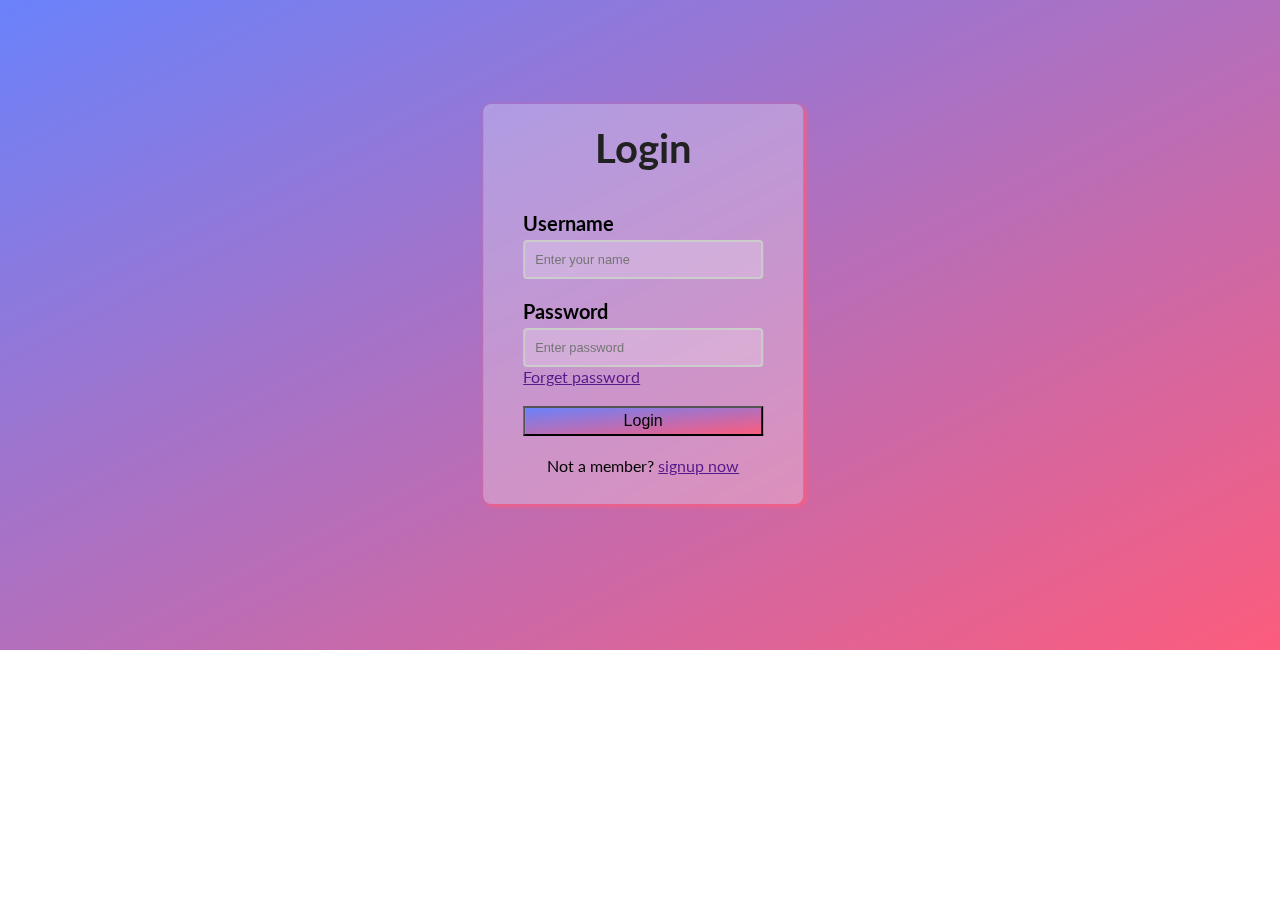
<file: HTML/Login.html>
<!DOCTYPE html>
<html lang="en">
<head>
    <meta charset="UTF-8">
    <meta name="viewport" content="width=device-width, initial-scale=1.0">
    <title>Document</title>
    <link rel="stylesheet" href="../CSS/Login.css"/>
</head>
<body>
    <div class="outer">
        <div class="inner-box">
            <header class="login-header">
                <h1>Login</h1>
            </header>
            <div class="main-login">
                <br>
                <form>
                    <p>
                       <label>Username</label> 
                       <input type="text" id="name" placeholder="Enter your name " required/>
                    </p>
                     <p>
                       <label>Password</label> 
                       <input type="password" id="password" placeholder="Enter password" required/>
                       <a href="">Forget password</a>
                    </p>
                    <p>
                  <button>Login</button>
                    </p>
                </form>
            </div>
           <footer class="signup">
            <p>Not a member? <a href="">signup now</a></p>
           </footer>
        </div>
        
    </div>
</body>
</html>
</file>
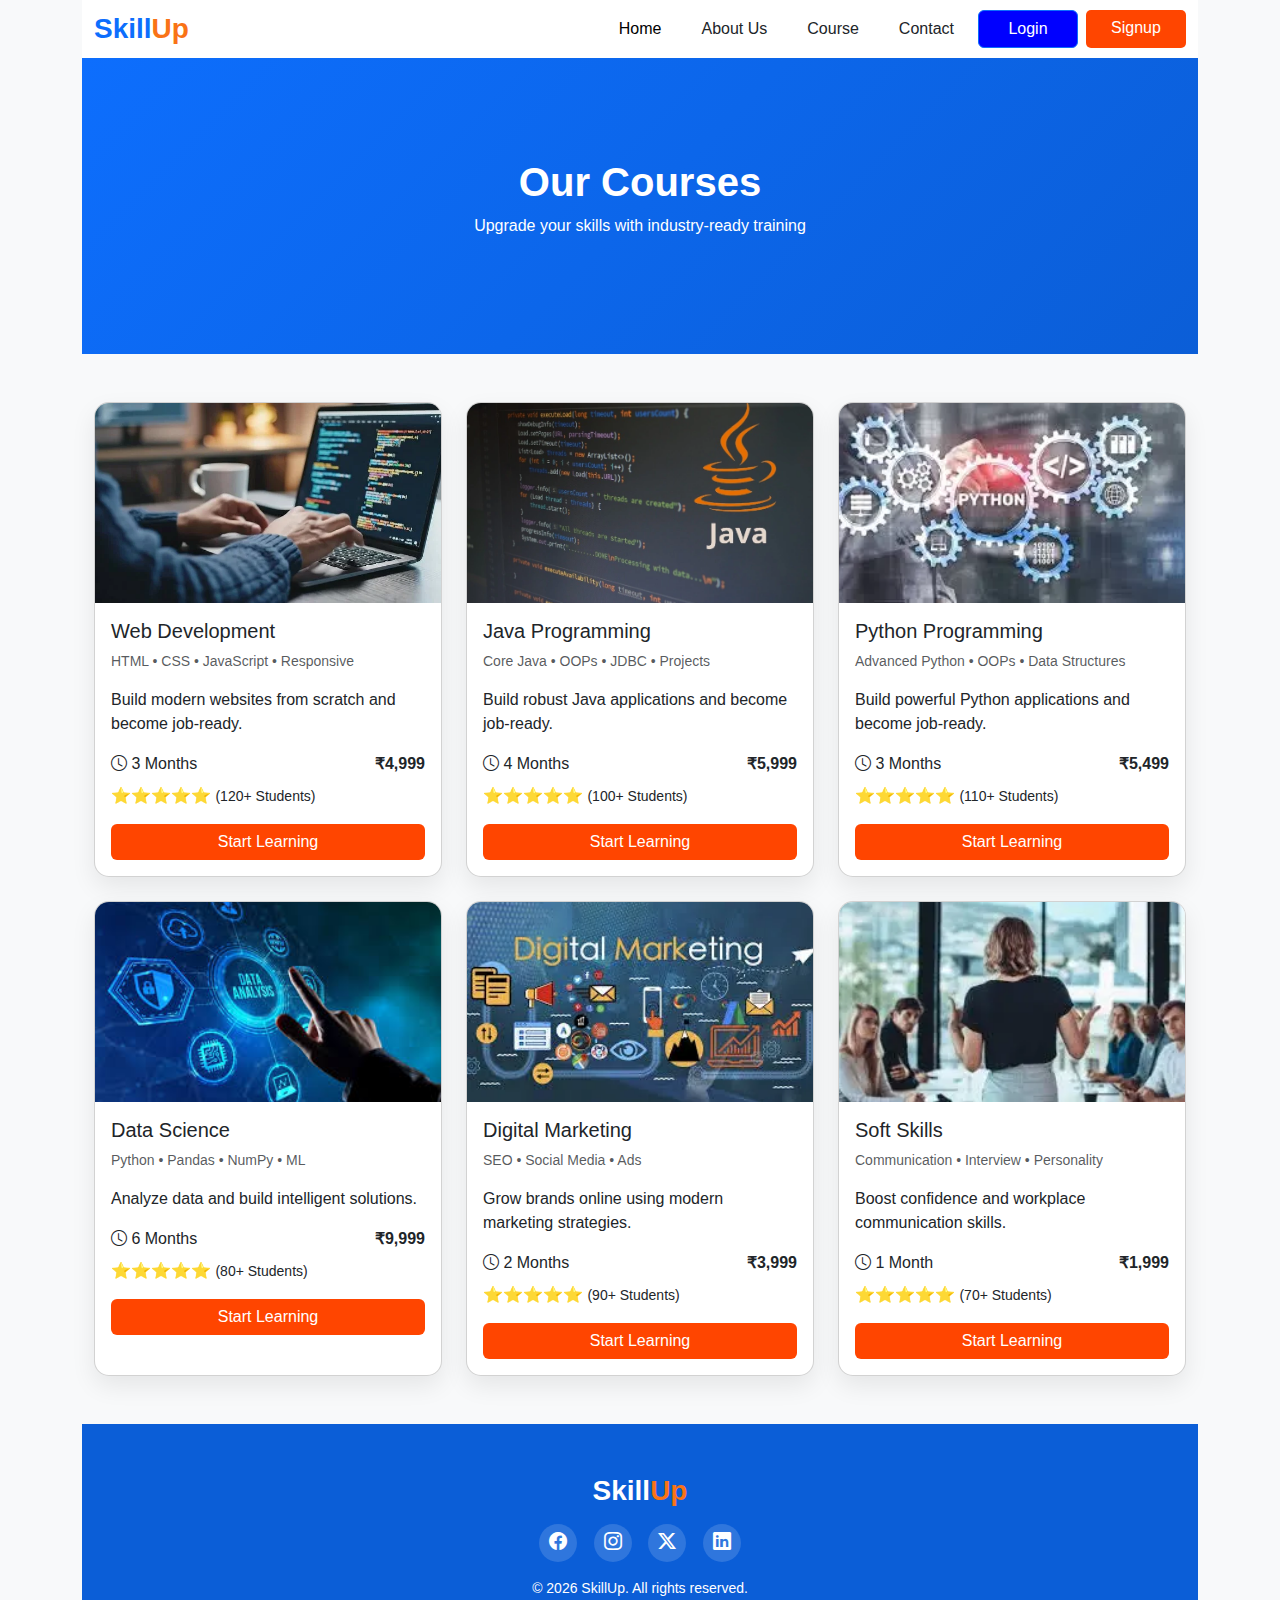
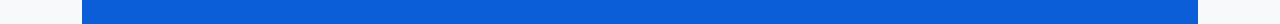
<file: SkillUp/HTML/Course.html>
<!DOCTYPE html>
<html lang="en">
<head>
    <meta charset="UTF-8">
    <title>SkillUp | Courses</title>
    <meta name="viewport" content="width=device-width, initial-scale=1.0">

    <!-- Bootstrap -->
    <link href="https://cdn.jsdelivr.net/npm/bootstrap@5.3.2/dist/css/bootstrap.min.css" rel="stylesheet">
    <link href="https://cdn.jsdelivr.net/npm/bootstrap-icons/font/bootstrap-icons.css" rel="stylesheet">

    <style>
        body {
            background: #f8f9fa;
            font-family: 'Poppins', sans-serif;
        }
    .my-btn{
    background-color: orangered !important;
    width: 100px;
    border: none;
    color: white;
    /* border-radius: 3px; */
    }
    
    .logo {
            font-size: 28px;
            font-weight: 700;
            color: #0d6efd;
        }
        .logo span {
            color: #f97316;
        }
        .about-hero {
            background: linear-gradient(135deg, #0d6efd, #0b5ed7);
            color: white;
            padding: 100px 0;
            text-align: center;
            animation: slideDown 1s ease;
        }

        @keyframes slideDown {
            from {
                opacity: 0;
                transform: translateY(-40px);
            }
            to {
                opacity: 1;
                transform: translateY(0);
            }
        }

        .section-padding {
            padding: 80px 0;
        }


        .course-card {
            border-radius: 15px;
            overflow: hidden;
            transition: 0.3s;
            height: 100%;
            box-shadow: 0 10px 25px rgba(0,0,0,0.08);
        }

        .course-card:hover {
            transform: translateY(-10px);
            box-shadow: 0 18px 40px rgba(0,0,0,0.15);
        }

        .course-card img {
            height: 200px;
            object-fit: cover;
        }

       .btn  {
    background-color: blue;
    color: white;
    width: 100px;
    
}
        .my-btns{
    background-color: orangered !important;
    width: 100px;
    border: none;
    color: white;
    border-radius: 5px;
}

       .site-footer {
            background: #0b5ed7;
            color: white;
            padding: 50px 0 25px;
            text-align: center;
        }

        .social-icon {
            display: inline-flex;
            align-items: center;
            justify-content: center;
            width: 38px;
            height: 38px;
            margin: 0 6px;
            border-radius: 50%;
            background: rgba(255,255,255,0.15);
            color: white;
            font-size: 18px;
            text-decoration: none;
            transition: 0.3s;
        }

        .social-icon:hover {
            background: #f97316;
            transform: scale(1.15);
        }
    </style>
</head>

<body>





    <div class="container ">
        <nav class="navbar navbar-expand-lg navbar-light bg-body">
  <div class="container-fluid">
   <div class="logo">Skill<span>Up</span></div>
    <button class="navbar-toggler" type="button" data-bs-toggle="collapse" data-bs-target="#navbarSupportedContent" aria-controls="navbarSupportedContent" aria-expanded="false" aria-label="Toggle navigation">
      <span class="navbar-toggler-icon"></span>
    </button>
    <div class="collapse navbar-collapse" id="navbarSupportedContent">
      <ul class="navbar-nav ms-auto mb-2 mb-lg-0 gap-4 ">
        <li class="nav-item ">
          <a class="nav-link active " aria-current="page" href="Index.html">Home</a>
        </li>
        <li class="nav-item">
          <a class="nav-link font-dark text-dark" href="AboutUs.html">About Us</a>
        </li>
        <li class="nav-item">
          <a class="nav-link text-dark " href="Course.html">Course</a>
        </li>
       
                <li class="nav-item">
          <a class="nav-link text-dark  " href="Contact.html">Contact </a>
        </li>
        
        </ul>
      <form class="d-flex gap-2 ms-3 ">
        <a href="Login.html" class="btn btn-primary  ">Login</a>
         <a href="Signup.html" class=" btn my-btns Sign">Signup</a>
      </form>
    </div>
  </div>
</nav>





<!-- HERO -->
<section class="about-hero">
    <div class="container">
        <h1 class="fw-bold">Our Courses</h1>
        <p>Upgrade your skills with industry-ready training</p>
    </div>
</section>

<!-- COURSES -->
<section class="container py-5">
    <div class="row g-4">

        <!-- Web Development -->
        <div class="col-md-4">
            <div class="card course-card">
                <img src="../Image/laptop.webp" class="card-img-top">

                
                <div class="card-body">

                    <h5>Web Development</h5>
                    <p class="text-muted small">HTML • CSS • JavaScript • Responsive</p>
                    <p>Build modern websites from scratch and become job-ready.</p>
                    <div class="d-flex justify-content-between mb-2">
                        <span><i class="bi bi-clock"></i> 3 Months</span>
                        <strong>₹4,999</strong>
                    </div>
                    ⭐⭐⭐⭐⭐ <small>(120+ Students)</small>
                    <a href="Contact.html" class="btn my-btn w-100 mt-3 ">Start Learning </a>
                </div>
            </div>
        </div>

        <!-- Java -->
        <div class="col-md-4">
            <div class="card course-card">
                <img src="../Image/java.webp" class="card-img-top">
                <div class="card-body">
                    <h5>Java Programming</h5>
                    <p class="text-muted small">Core Java • OOPs • JDBC • Projects</p>
                    <p>Build robust Java applications and become job-ready.</p>
                    <div class="d-flex justify-content-between mb-2">
                        <span><i class="bi bi-clock"></i> 4 Months</span>
                        <strong>₹5,999</strong>
                    </div>
                    ⭐⭐⭐⭐⭐ <small>(100+ Students)</small>
                    <a href="Contact.html" class="btn my-btn w-100 mt-3 my-btn">Start Learning </a>
                </div>
            </div>
        </div>

        <!-- Python -->
        <div class="col-md-4">
            <div class="card course-card">
                <img src="../Image/python.webp" class="card-img-top">
                <div class="card-body">
                    <h5>Python Programming</h5>
                    <p class="text-muted small">Advanced Python • OOPs • Data Structures</p>
                    <p>Build powerful Python applications and become job-ready.</p>
                    <div class="d-flex justify-content-between mb-2">
                        <span><i class="bi bi-clock"></i> 3 Months</span>
                        <strong>₹5,499</strong>
                    </div>
                    ⭐⭐⭐⭐⭐ <small>(110+ Students)</small>
                    <a href="Contact.html" class="btn my-btn w-100 mt-3 my-btn">Start Learning </a>
                </div>
            </div>
        </div>

        <!-- Data Science -->
        <div class="col-md-4">
            <div class="card course-card">
                <img src="../Image/data.jpg" class="card-img-top">
                <div class="card-body">
                    <h5>Data Science</h5>
                    <p class="text-muted small">Python • Pandas • NumPy • ML</p>
                    <p>Analyze data and build intelligent solutions.</p>
                    <div class="d-flex justify-content-between mb-2">
                        <span><i class="bi bi-clock"></i> 6 Months</span>
                        <strong>₹9,999</strong>
                    </div>
                    ⭐⭐⭐⭐⭐ <small>(80+ Students)</small>
                    <a href="Contact.html" class="btn my-btn w-100 mt-3 my-btn">Start Learning </a>
                </div>
            </div>
        </div>

        <!-- Digital Marketing -->
        <div class="col-md-4">
            <div class="card course-card">
                <img src="../Image/Digital.webp" class="card-img-top">
                <div class="card-body">
                    <h5>Digital Marketing</h5>
                    <p class="text-muted small">SEO • Social Media • Ads</p>
                    <p>Grow brands online using modern marketing strategies.</p>
                    <div class="d-flex justify-content-between mb-2">
                        <span><i class="bi bi-clock"></i> 2 Months</span>
                        <strong>₹3,999</strong>
                    </div>
                    ⭐⭐⭐⭐⭐ <small>(90+ Students)</small>
                    <a href="Contact.html" class="btn my-btn w-100 mt-3">Start Learning </a>
                </div>
            </div>
        </div>

        <!-- Soft Skills -->
        <div class="col-md-4">
            <div class="card course-card">
                <img src="../Image/about.webp" class="card-img-top">
                <div class="card-body">
                    <h5>Soft Skills</h5>
                    <p class="text-muted small">Communication • Interview • Personality</p>
                    <p>Boost confidence and workplace communication skills.</p>
                    <div class="d-flex justify-content-between mb-2">
                        <span><i class="bi bi-clock"></i> 1 Month</span>
                        <strong>₹1,999</strong>
                    </div>
                    ⭐⭐⭐⭐⭐ <small>(70+ Students)</small>
                    <a href="Contact.html" class="btn my-btn w-100 mt-3 my-btn">Start Learning </a>
                </div>
            </div>
        </div>

    </div>
</section>

<footer class="site-footer">
    <h5 class="logo text-white mb-3">Skill<span>Up</span></h5>

    <div class="mb-3">
        <a href="#" class="social-icon"><i class="bi bi-facebook"></i></a>
        <a href="#" class="social-icon"><i class="bi bi-instagram"></i></a>
        <a href="#" class="social-icon"><i class="bi bi-twitter-x"></i></a>
        <a href="#" class="social-icon"><i class="bi bi-linkedin"></i></a>
    </div>

    <p class="small mb-0">© 2026 SkillUp. All rights reserved.</p>
</footer></body>
</html>
</file>
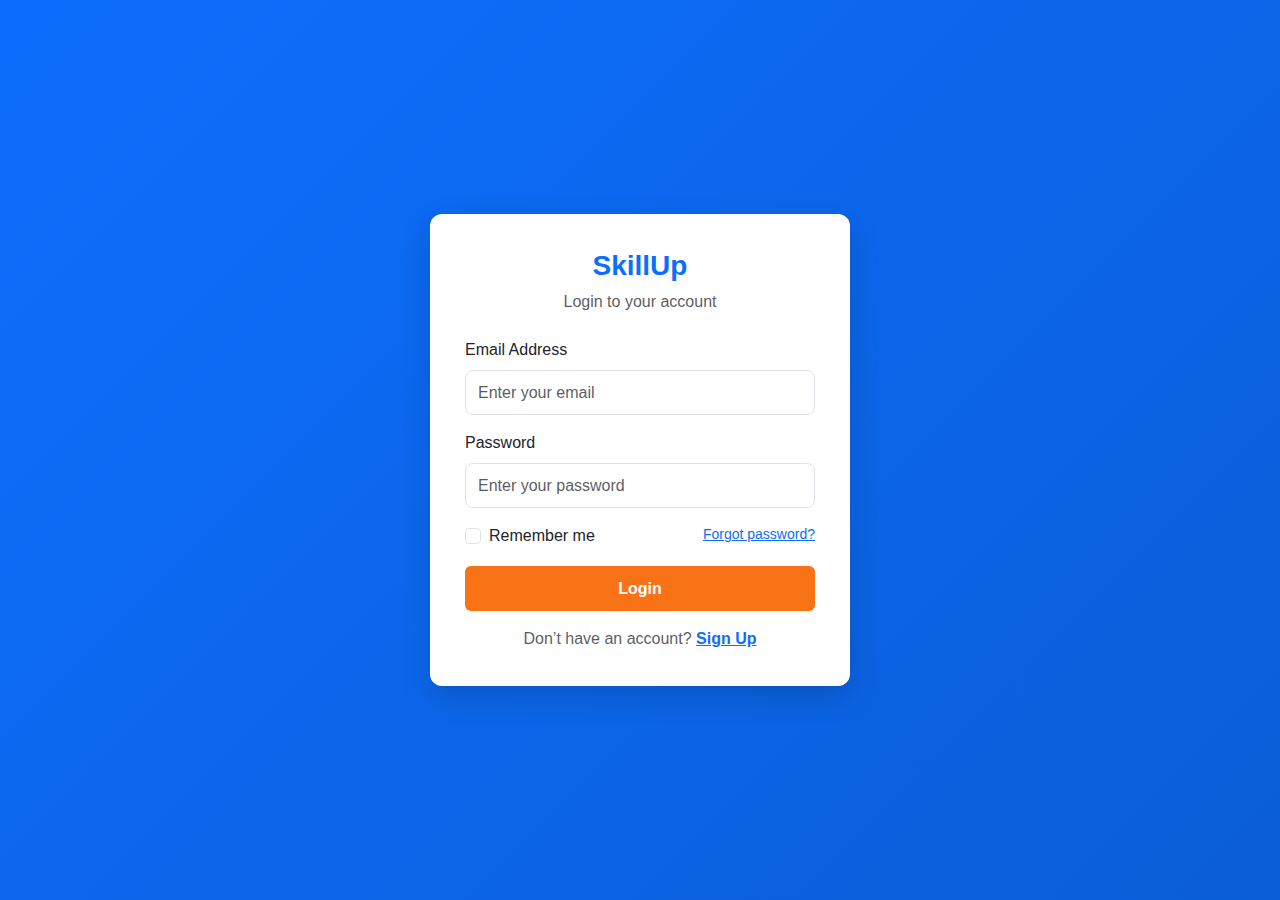
<file: SkillUp/HTML/Login.html>
<!DOCTYPE html>
<html lang="en">
<head>
    <meta charset="UTF-8">
    <title>SkillUp | Login</title>
    <meta name="viewport" content="width=device-width, initial-scale=1">

    
    <link href="https://cdn.jsdelivr.net/npm/bootstrap@5.3.2/dist/css/bootstrap.min.css" rel="stylesheet">

    
    <style>
        body {
            min-height: 100vh;
            background: linear-gradient(135deg, #0d6efd, #0b5ed7);
            display: flex;
            align-items: center;
            justify-content: center;
            font-family: "Segoe UI", sans-serif;
        }

        .login-card {
            background: #fff;
            padding: 35px;
            border-radius: 12px;
            width: 100%;
            max-width: 420px;
            box-shadow: 0 10px 30px rgba(0,0,0,0.15);
        }

        .brand {
            color: #0d6efd;
            font-weight: 700;
        }

        .btn-login {
            background-color: #f97316;
            border: none;
            height: 45px;
            font-weight: 600;
        }

        .btn-login:hover {
            background-color: #ea580c;
        }

        .form-control {
            height: 45px;
            border-radius: 8px;
        }
    </style>
</head>
<body>

    <div class="login-card">
        <div class="text-center mb-4">
            <h3 class="brand">SkillUp</h3>
            <p class="text-muted">Login to your account</p>
        </div>

        <form>
            <div class="mb-3">
                <label class="form-label">Email Address</label>
                <input type="email" class="form-control" placeholder="Enter your email">
            </div>

            <div class="mb-3">
                <label class="form-label">Password</label>
                <input type="password" class="form-control" placeholder="Enter your password">
            </div>

            <div class="d-flex justify-content-between mb-3">
                <div class="form-check">
                    <input class="form-check-input" type="checkbox" id="remember">
                    <label class="form-check-label" for="remember">
                        Remember me
                    </label>
                </div>
                <a href="#" class="text-primary small">Forgot password?</a>
            </div>

            <button type="submit" class="btn btn-login text-white w-100">
                Login
            </button>

            <div class="text-center mt-3">
                <span class="text-muted">Don’t have an account?</span>
                <a href="#" class="text-primary fw-semibold"> Sign Up</a>
            </div>
        </form>
    </div>

    
    <script src="https://cdn.jsdelivr.net/npm/bootstrap@5.3.2/dist/js/bootstrap.bundle.min.js"></script>
</body>
</html>
</file>
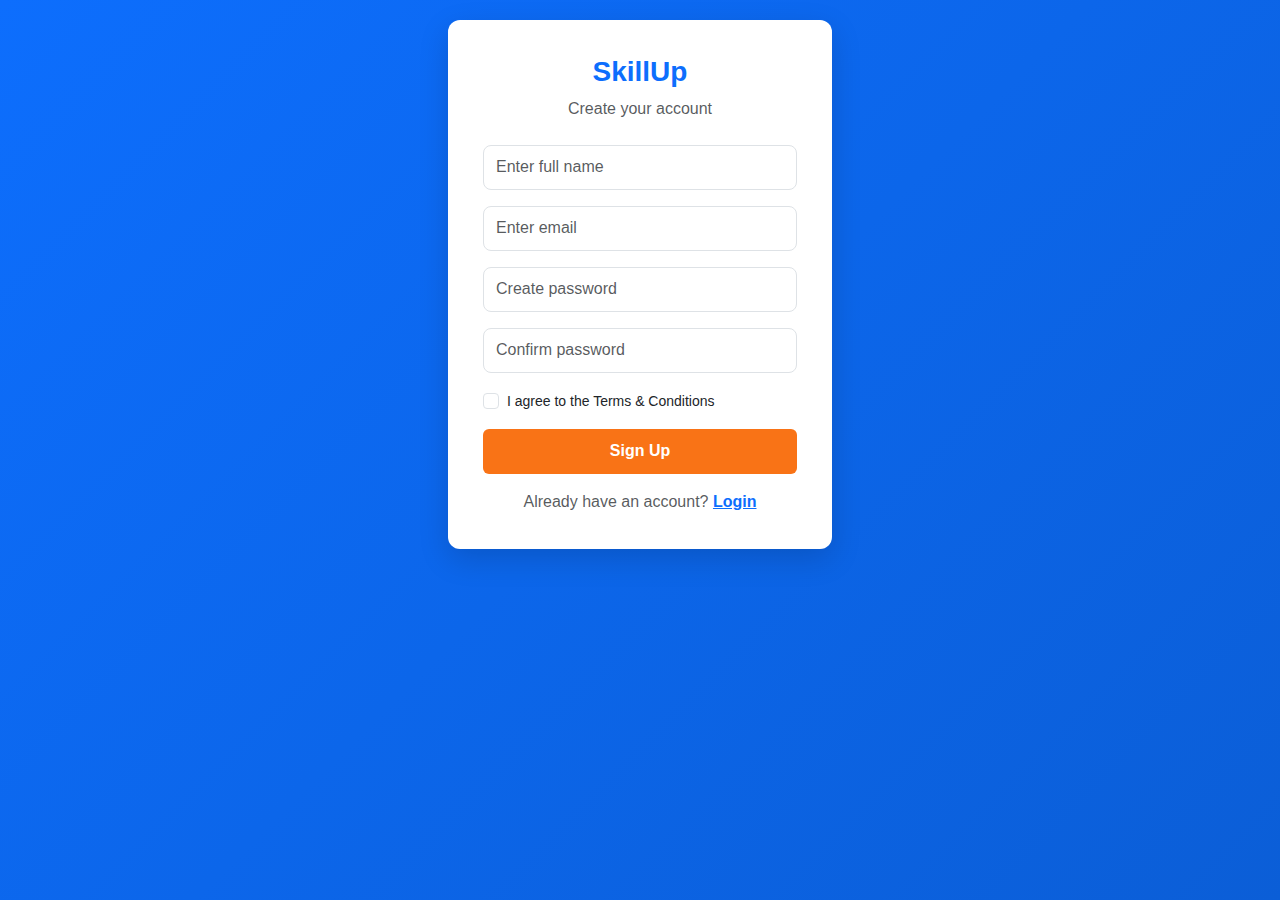
<file: SkillUp/HTML/Signup.html>
<!DOCTYPE html>
<html lang="en">
<head>
    <meta charset="UTF-8">
    <title>SkillUp | Sign Up</title>
    <meta name="viewport" content="width=device-width, initial-scale=1">

    <!-- Bootstrap -->
    <link href="https://cdn.jsdelivr.net/npm/bootstrap@5.3.2/dist/css/bootstrap.min.css" rel="stylesheet">

    <style>
        body {
            min-height: 100vh;
            background: linear-gradient(135deg, #0d6efd, #0b5ed7);
            font-family: "Segoe UI", sans-serif;
        }

        /* wrapper for spacing */
        .page-wrapper {
            padding-top: 20px;   /* 🔥 TOP SPACE */
            padding-bottom: 80px;
            display: flex;
            justify-content: center;
        }

        .signup-card {
            background: #fff;
            padding: 35px;
            border-radius: 12px;
            width: 30%;
            max-width: 450px;
            box-shadow: 0 10px 30px rgba(0,0,0,0.15);
        }

        .brand {
            color: #0d6efd;
            font-weight: 700;
        }

        .btn-signup {
            background-color: #f97316;
            border: none;
            height: 45px;
            font-weight: 600;
        }

        .btn-signup:hover {
            background-color: #ea580c;
        }

        .form-control {
            height: 45px;
            border-radius: 8px;
        }
    </style>
</head>
<body>

    <div class="page-wrapper">
        <div class="signup-card">
            <div class="text-center mb-4">
                <h3 class="brand">SkillUp</h3>
                <p class="text-muted">Create your account</p>
            </div>

            <form>
                <div class="mb-3">
                    <!-- <label class="form-label">Full Name</label> -->
                    <input type="text" class="form-control" placeholder="Enter full name">
                </div>

                <div class="mb-3">
                    <!-- <label class="form-label">Email Address</label> -->
                    <input type="email" class="form-control" placeholder="Enter email">
                </div>

                <div class="mb-3">
                    <!-- <label class="form-label">Password</label> -->
                    <input type="password" class="form-control" placeholder="Create password">
                </div>

                <div class="mb-3">
                    <!-- <label class="form-label">Confirm Password</label> -->
                    <input type="password" class="form-control" placeholder="Confirm password">
                </div>

                <div class="form-check mb-3">
                    <input class="form-check-input" type="checkbox" id="terms">
                    <label class="form-check-label small" for="terms">
                        I agree to the Terms & Conditions
                    </label>
                </div>

                <button type="submit" class="btn btn-signup text-white w-100">
                    Sign Up
                </button>

                <div class="text-center mt-3">
                    <span class="text-muted">Already have an account?</span>
                    <a href="login.html" class="text-primary fw-semibold"> Login</a>
                </div>
            </form>
        </div>
    </div>

</body>
</html>
</file>
<file: CSS/Login.css>
@import url('https://fonts.googleapis.com/css2?family=Lato:ital,wght@0,100;0,300;0,400;0,700;0,900;1,100;1,300;1,400;1,700;1,900&display=swap');

*{
    padding: 0;
    margin: 0;
    box-sizing: border-box;
}
body{
    font-family: "Lato", sans-serif;
}
.outer{
    width: 100%;
    /* min-width: 700px; */
    /* height: 100vh; */
    height:650px;
    background-image:linear-gradient(to top left,#FC5C7D,#6A82FB);
}

.inner-box{
   /* width:300px;
    */
    width: 25%;
   margin:0 auto;
   position: relative;
   min-height: 400px;
   top:16%;
   transform: translate(1%);
   padding: 20px 40px;
   background-color:#ffffff45;
   backdrop-filter:blur(8px);
   border-radius: 8px;
   box-shadow: 2px 2px 5px #FC5C7D;
   
}
.login-header h1{
    font-size: 2.5rem;
    color: #212121;
    text-align: center;
    }
 /* .main-login{
     margin:5px 0; 
} */
.main-login p{
    margin:5px 0;
}
.main-login p label{
    display: block;
    font-weight: bold;
    margin-top: 20px;
    font-size: 20px;
    margin-bottom:5px;
}
.main-login p input{
    width: 100%;
    padding: 10px;
    border: 2px solid #ccc;
    border-radius: 4px;
    background-color: #ffffff39;
    font-size: 0.8rem;
    /* font-size: 1vw; */
 
    

}
.main-login button
{
    width: 100%;
    height: 30px;
    background-image: linear-gradient(to top left,#FC5C7D,#6A82FB);
    color:black;
    font-size: 1rem;
    cursor: pointer;
    padding: auto;
    margin-top: 15px;
    /* border-color: lightgray; */
}
main-login p input[type="Login"]:hover{
  
    background-image: linear-gradient(to top left,#e29fac,#8897dd);
}
.signup{
    text-align: center;
    margin-top: 20px;
}
 /* @media screen  and (min-width:500px) { 
    .outer{
        width: 100%;
    }
     .inner-box{
        width: 30%;
    }
    .outer label{
    font-size: 2vw;
}
.main-login p input{
    font-size: 2vw;
    width: 100%;
     padding: 6px;
}
 } */


/* @media screen  and (min-width:678px) and (max-width:1200px){ 


    .outer{
        width: 100%;
    }
     .inner-box{
        width: 30%;
    }
    .outer label{
    font-size: 1vw;
}
.main-login p input{
    font-size: 1vw;
    width: 100%;
    padding: 6px;
}

   
    
} */
 @media only screen and (max-width: 568px ) {
    
    .outer{
        width: 100%;
        height: 800px;
       }
    .inner-box{
       width: 70%;
       position: absolute;
       top:20%;
       left: 55px;

    }
 }
</file>
